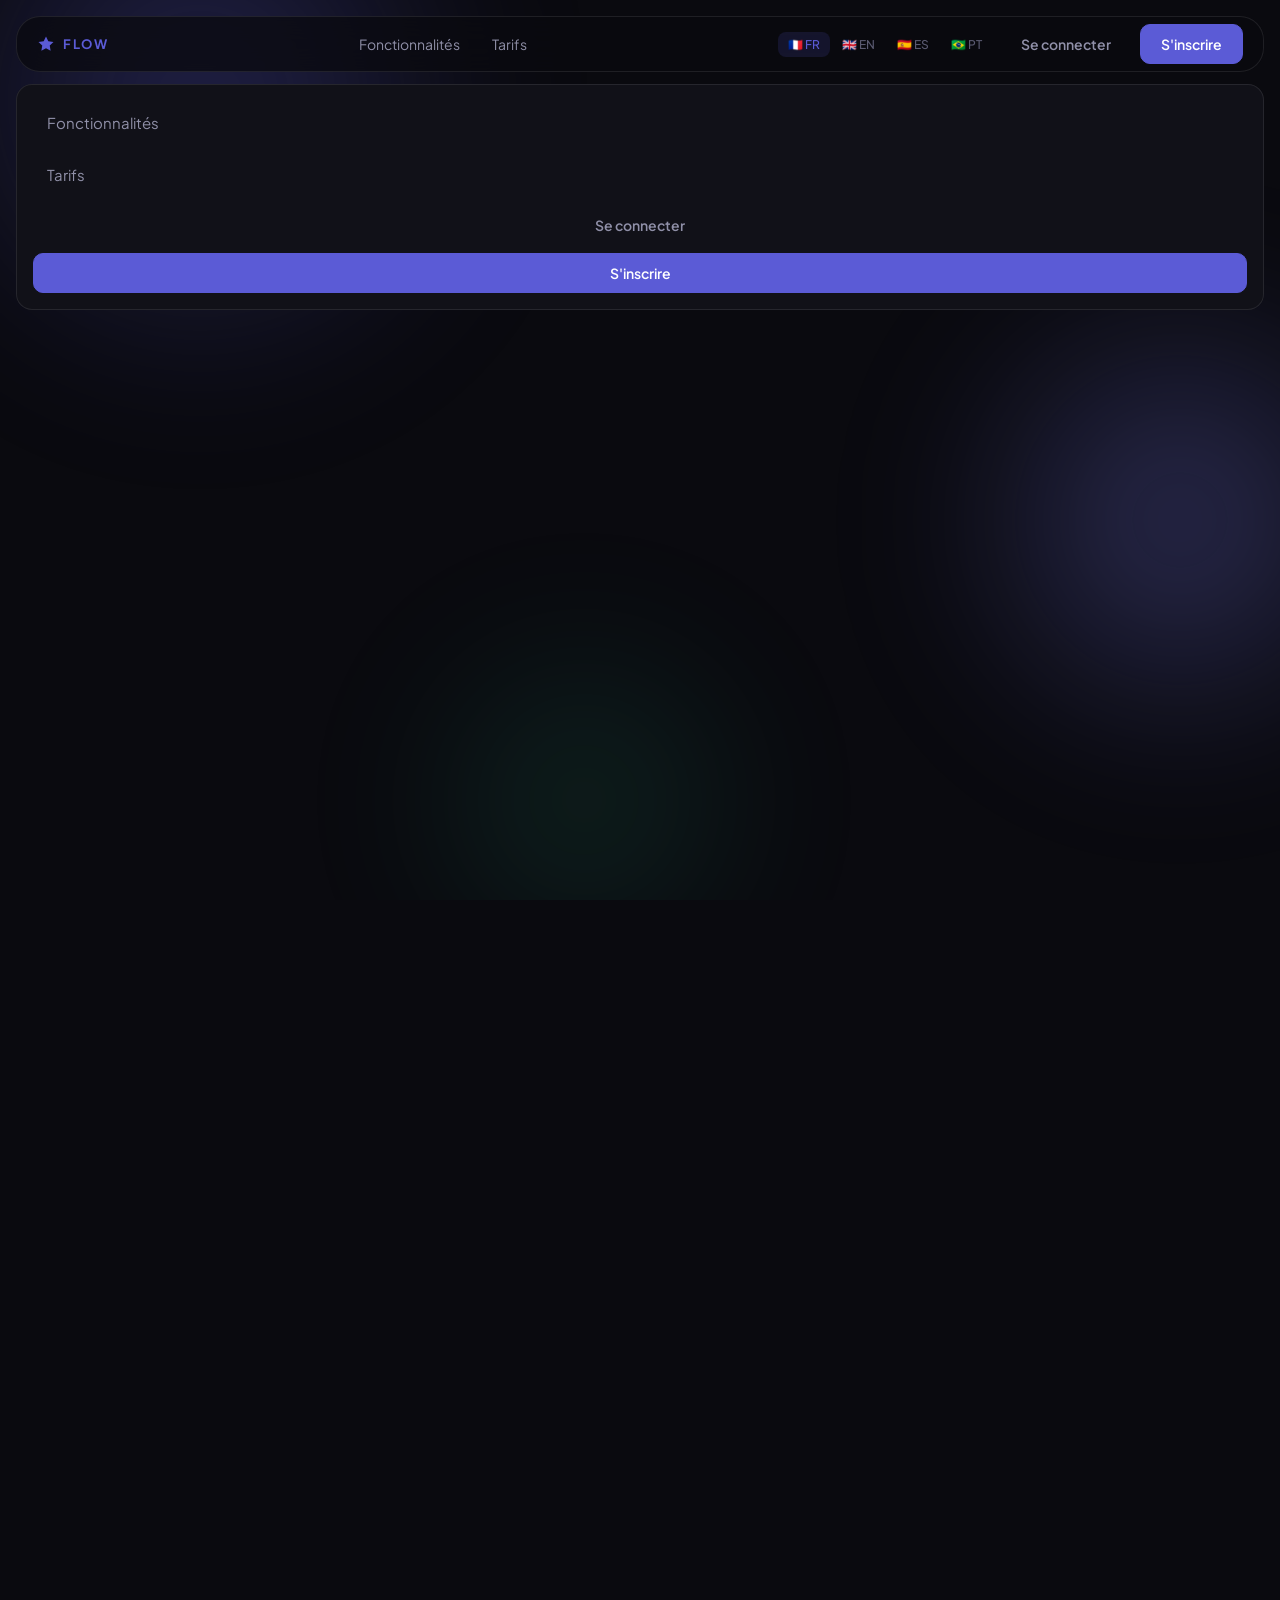
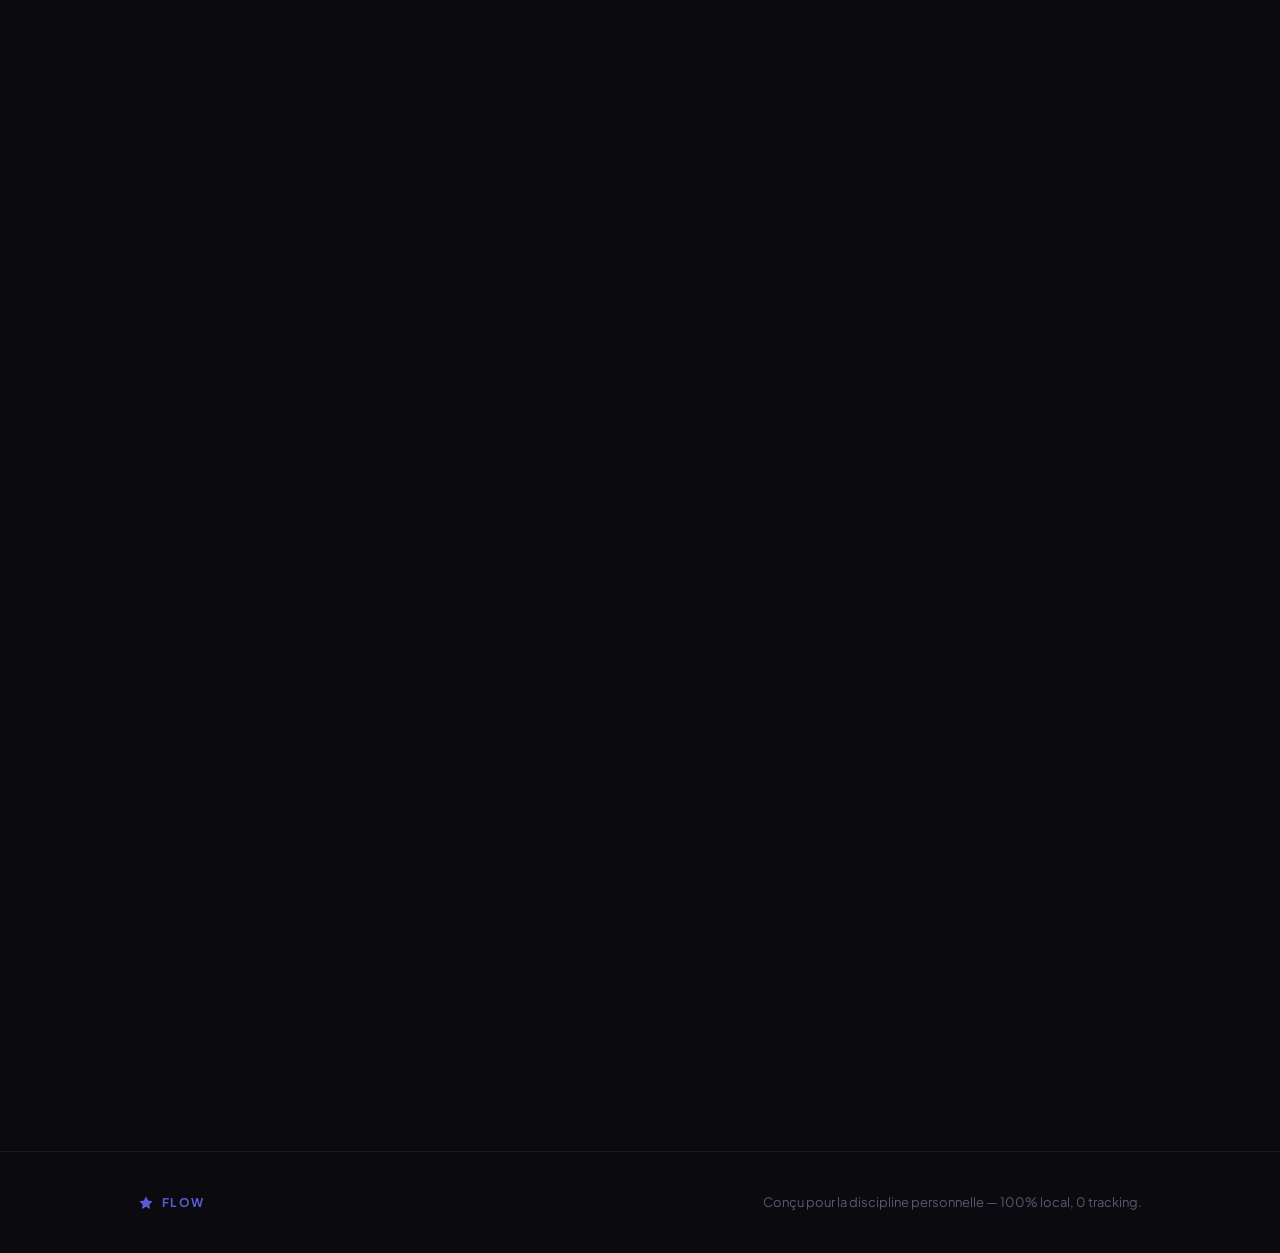
<file: index.html>
<!DOCTYPE html>
<html lang="fr" data-theme="dark">
<head>
  <meta charset="UTF-8" />
  <meta name="viewport" content="width=device-width, initial-scale=1.0" />
  <title>Flow — Organise ta discipline.</title>
  <meta name="description" content="Flow : habits, tâches, pomodoro, planning et statistiques. Construis ta constance." />
  <link rel="preconnect" href="https://fonts.googleapis.com" />
  <link href="https://fonts.googleapis.com/css2?family=Plus+Jakarta+Sans:wght@300;400;500;600;700;800&display=swap" rel="stylesheet" />
  <link rel="stylesheet" href="index.css?v=3" />
</head>
<body>

  <!-- Gradient orbs background -->
  <div class="bg-orbs" aria-hidden="true">
    <div class="orb orb-1"></div>
    <div class="orb orb-2"></div>
    <div class="orb orb-3"></div>
  </div>

  <!-- ── NAVBAR ─────────────────────────────────────────── -->
  <nav class="navbar" role="navigation" aria-label="Navigation principale">
    <a href="#" class="nav-logo" aria-label="Flow - Accueil">
      <svg width="18" height="18" viewBox="0 0 24 24" fill="currentColor" aria-hidden="true">
        <path d="M12 2L15.09 8.26L22 9.27L17 14.14L18.18 21.02L12 17.77L5.82 21.02L7 14.14L2 9.27L8.91 8.26L12 2Z"/>
      </svg>
      FLOW
    </a>
    <div class="nav-center">
      <a href="#features" class="nav-link" data-i18n="nav.features">Fonctionnalités</a>
      <a href="#pricing" class="nav-link" data-i18n="nav.pricing">Tarifs</a>
    </div>
    <div class="nav-right">
      <div class="lang-picker" role="listbox" aria-label="Langue">
        <button class="lang-btn active" data-lang="fr" role="option" aria-selected="true">🇫🇷 FR</button>
        <button class="lang-btn" data-lang="en" role="option" aria-selected="false">🇬🇧 EN</button>
        <button class="lang-btn" data-lang="es" role="option" aria-selected="false">🇪🇸 ES</button>
        <button class="lang-btn" data-lang="pt" role="option" aria-selected="false">🇧🇷 PT</button>
      </div>
      <button class="btn btn-ghost" id="btn-login" aria-haspopup="dialog" data-i18n="nav.login">Se connecter</button>
      <button class="btn btn-primary" id="btn-signup" aria-haspopup="dialog" data-i18n="nav.signup">S'inscrire</button>
    </div>
    <button class="burger" id="burger" aria-label="Menu" aria-expanded="false" aria-controls="mobile-menu">
      <span></span><span></span><span></span>
    </button>
  </nav>

  <!-- Mobile menu -->
  <div class="mobile-menu" id="mobile-menu" role="dialog" aria-label="Menu mobile" hidden>
    <a href="#features" class="mobile-link" data-i18n="nav.features">Fonctionnalités</a>
    <a href="#pricing" class="mobile-link" data-i18n="nav.pricing">Tarifs</a>
    <button class="btn btn-ghost w-full" id="m-btn-login" data-i18n="nav.login">Se connecter</button>
    <button class="btn btn-primary w-full" id="m-btn-signup" data-i18n="nav.signup">S'inscrire</button>
  </div>

  <!-- ── HERO ───────────────────────────────────────────── -->
  <section class="hero" id="hero">
    <div class="container">
      <div class="hero-badge reveal" data-delay="0">
        <span class="badge-dot"></span>
        <span data-i18n="hero.badge">Productivité personnelle</span>
      </div>
      <h1 class="hero-title reveal" data-delay="100">
        <span data-i18n="hero.title1">Organise ta discipline.</span><br/>
        <span class="gradient-text" data-i18n="hero.title2">Construis ta constance.</span>
      </h1>
      <p class="hero-sub reveal" data-delay="200" data-i18n="hero.subtitle">
        Habits, tâches, focus, planning et statistiques — tout ce qu'il faut pour avancer chaque jour, dans une seule app.
      </p>
      <div class="hero-ctas reveal" data-delay="300">
        <button class="btn btn-primary btn-lg" id="hero-signup" aria-haspopup="dialog" data-i18n="hero.cta.primary">
          S'inscrire gratuitement
          <svg width="16" height="16" viewBox="0 0 24 24" fill="none" stroke="currentColor" stroke-width="2.5" aria-hidden="true"><path d="M5 12h14M12 5l7 7-7 7"/></svg>
        </button>
        <button class="btn btn-outline btn-lg" id="hero-login" aria-haspopup="dialog" data-i18n="hero.cta.secondary">Se connecter</button>
      </div>
      <div class="hero-stats reveal" data-delay="400" role="list">
        <div class="stat-item" role="listitem">
          <span class="stat-number">7</span>
          <span class="stat-label" data-i18n="stats.modules">Modules</span>
        </div>
        <div class="stat-divider" aria-hidden="true"></div>
        <div class="stat-item" role="listitem">
          <span class="stat-number">100%</span>
          <span class="stat-label" data-i18n="stats.offline">Offline</span>
        </div>
        <div class="stat-divider" aria-hidden="true"></div>
        <div class="stat-item" role="listitem">
          <span class="stat-number">4</span>
          <span class="stat-label" data-i18n="stats.languages">Langues</span>
        </div>
        <div class="stat-divider" aria-hidden="true"></div>
        <div class="stat-item" role="listitem">
          <span class="stat-number">∞</span>
          <span class="stat-label" data-i18n="stats.habits">Habitudes</span>
        </div>
      </div>
    </div>
  </section>

  <!-- ── FEATURES ───────────────────────────────────────── -->
  <section class="features" id="features" aria-labelledby="features-title">
    <div class="container">
      <div class="section-header reveal">
        <p class="eyebrow" data-i18n="features.eyebrow">Ce que tu obtiens</p>
        <h2 id="features-title" data-i18n="features.title">Tout ce dont tu as besoin.<br/><span class="gradient-text">Rien de superflu.</span></h2>
      </div>
      <div class="bento-grid">

        <div class="bento-card bento-large reveal" data-delay="0">
          <div class="card-icon">
            <svg viewBox="0 0 24 24" fill="none" stroke="currentColor" stroke-width="1.5" aria-hidden="true"><path d="M9 12l2 2 4-4M7.835 4.697a3.42 3.42 0 001.946-.806 3.42 3.42 0 014.438 0 3.42 3.42 0 001.946.806 3.42 3.42 0 013.138 3.138 3.42 3.42 0 00.806 1.946 3.42 3.42 0 010 4.438 3.42 3.42 0 00-.806 1.946 3.42 3.42 0 01-3.138 3.138 3.42 3.42 0 00-1.946.806 3.42 3.42 0 01-4.438 0 3.42 3.42 0 00-1.946-.806 3.42 3.42 0 01-3.138-3.138 3.42 3.42 0 00-.806-1.946 3.42 3.42 0 010-4.438 3.42 3.42 0 00.806-1.946 3.42 3.42 0 013.138-3.138z"/></svg>
          </div>
          <h3 data-i18n="feat.habits.title">Suivi des habitudes</h3>
          <p data-i18n="feat.habits.desc">Quotidiennes, hebdomadaires, mensuelles. Streaks visuels et progression en temps réel.</p>
          <div class="card-visual habits-visual" aria-hidden="true">
            <div class="habit-dots">
              <span class="dot done"></span><span class="dot done"></span><span class="dot done"></span>
              <span class="dot done"></span><span class="dot active"></span><span class="dot"></span><span class="dot"></span>
            </div>
            <div class="habit-bar"><div class="habit-bar-fill" style="width:71%"></div></div>
          </div>
        </div>

        <div class="bento-card reveal" data-delay="100">
          <div class="card-icon">
            <svg viewBox="0 0 24 24" fill="none" stroke="currentColor" stroke-width="1.5" aria-hidden="true"><path d="M9 5H7a2 2 0 00-2 2v12a2 2 0 002 2h10a2 2 0 002-2V7a2 2 0 00-2-2h-2M9 5a2 2 0 002 2h2a2 2 0 002-2M9 5a2 2 0 012-2h2a2 2 0 012 2m-6 9l2 2 4-4"/></svg>
          </div>
          <h3 data-i18n="feat.tasks.title">Gestionnaire de tâches</h3>
          <p data-i18n="feat.tasks.desc">Vision hebdomadaire, priorités et points de progression.</p>
        </div>

        <div class="bento-card reveal" data-delay="150">
          <div class="card-icon card-icon--warn">
            <svg viewBox="0 0 24 24" fill="none" stroke="currentColor" stroke-width="1.5" aria-hidden="true"><circle cx="12" cy="12" r="10"/><polyline points="12 6 12 12 16 14"/></svg>
          </div>
          <h3 data-i18n="feat.pomodoro.title">Timer Pomodoro</h3>
          <p data-i18n="feat.pomodoro.desc">Sessions focus avec chronomètre intégré et pauses guidées.</p>
        </div>

        <div class="bento-card reveal" data-delay="200">
          <div class="card-icon card-icon--success">
            <svg viewBox="0 0 24 24" fill="none" stroke="currentColor" stroke-width="1.5" aria-hidden="true"><rect x="3" y="4" width="18" height="18" rx="2"/><line x1="16" y1="2" x2="16" y2="6"/><line x1="8" y1="2" x2="8" y2="6"/><line x1="3" y1="10" x2="21" y2="10"/></svg>
          </div>
          <h3 data-i18n="feat.planning.title">Planning hebdomadaire</h3>
          <p data-i18n="feat.planning.desc">Vue calendrier style Apple pour organiser ta semaine.</p>
        </div>

        <div class="bento-card bento-wide reveal" data-delay="250">
          <div class="card-icon">
            <svg viewBox="0 0 24 24" fill="none" stroke="currentColor" stroke-width="1.5" aria-hidden="true"><polyline points="22 12 18 12 15 21 9 3 6 12 2 12"/></svg>
          </div>
          <h3 data-i18n="feat.stats.title">Statistiques visuelles</h3>
          <p data-i18n="feat.stats.desc">Graphique 30 jours, heatmap de régularité et taux de réussite par habitude.</p>
          <div class="mini-chart" aria-hidden="true">
            <div class="bar" style="height:40%"></div><div class="bar" style="height:65%"></div>
            <div class="bar" style="height:50%"></div><div class="bar" style="height:80%"></div>
            <div class="bar" style="height:60%"></div><div class="bar" style="height:90%"></div>
            <div class="bar" style="height:75%"></div><div class="bar active" style="height:95%"></div>
          </div>
        </div>

        <div class="bento-card reveal" data-delay="300">
          <div class="card-icon card-icon--gold">
            <svg viewBox="0 0 24 24" fill="none" stroke="currentColor" stroke-width="1.5" aria-hidden="true"><polygon points="12 2 15.09 8.26 22 9.27 17 14.14 18.18 21.02 12 17.77 5.82 21.02 7 14.14 2 9.27 8.91 8.26 12 2"/></svg>
          </div>
          <h3 data-i18n="feat.rewards.title">Système de récompenses</h3>
          <p data-i18n="feat.rewards.desc">Gagne des points et débloque des récompenses personnalisables.</p>
        </div>

      </div>
    </div>
  </section>

  <!-- ── PRICING ────────────────────────────────────────── -->
  <section class="pricing" id="pricing" aria-labelledby="pricing-title">
    <div class="container">
      <div class="section-header reveal">
        <p class="eyebrow" data-i18n="pricing.eyebrow">Nos offres</p>
        <h2 id="pricing-title" data-i18n="pricing.title">Choisis ton plan.<br/><span class="gradient-text" data-i18n="pricing.subtitle">Commence gratuitement.</span></h2>
      </div>
      <div class="pricing-grid">

        <div class="price-card reveal" data-delay="0">
          <p class="plan-name" data-i18n="plan.original.name">Flow Original</p>
          <div class="plan-price"><span class="price-amount">3,99€</span><span class="price-period" data-i18n="plan.per_month">/mois</span></div>
          <ul class="plan-features" aria-label="Fonctionnalités incluses">
            <li><svg viewBox="0 0 24 24" fill="none" stroke="currentColor" stroke-width="2.5" aria-hidden="true"><polyline points="20 6 9 17 4 12"/></svg><span data-i18n="plan.feat.core">Toutes les fonctionnalités core</span></li>
            <li><svg viewBox="0 0 24 24" fill="none" stroke="currentColor" stroke-width="2.5" aria-hidden="true"><polyline points="20 6 9 17 4 12"/></svg><span data-i18n="plan.feat.habits">Habitudes illimitées</span></li>
            <li><svg viewBox="0 0 24 24" fill="none" stroke="currentColor" stroke-width="2.5" aria-hidden="true"><polyline points="20 6 9 17 4 12"/></svg><span data-i18n="plan.feat.planning">Planning hebdomadaire</span></li>
            <li><svg viewBox="0 0 24 24" fill="none" stroke="currentColor" stroke-width="2.5" aria-hidden="true"><polyline points="20 6 9 17 4 12"/></svg><span data-i18n="plan.feat.pomodoro">Timer Pomodoro</span></li>
          </ul>
          <button class="btn btn-outline w-full" data-i18n="plan.cta.start">Commencer</button>
          <p class="plan-note" data-i18n="plan.stripe">Paiement sécurisé · Stripe</p>
        </div>

        <div class="price-card price-card--featured reveal" data-delay="100">
          <div class="plan-badge" data-i18n="plan.popular">⚡ Populaire</div>
          <p class="plan-name" data-i18n="plan.pro.name">Flow Pro</p>
          <div class="plan-price"><span class="price-amount">7,99€</span><span class="price-period" data-i18n="plan.per_month">/mois</span></div>
          <ul class="plan-features" aria-label="Fonctionnalités incluses">
            <li><svg viewBox="0 0 24 24" fill="none" stroke="currentColor" stroke-width="2.5" aria-hidden="true"><polyline points="20 6 9 17 4 12"/></svg><span data-i18n="plan.feat.pro_all">Tout Flow Original</span></li>
            <li><svg viewBox="0 0 24 24" fill="none" stroke="currentColor" stroke-width="2.5" aria-hidden="true"><polyline points="20 6 9 17 4 12"/></svg><span data-i18n="plan.feat.stats">Statistiques avancées</span></li>
            <li><svg viewBox="0 0 24 24" fill="none" stroke="currentColor" stroke-width="2.5" aria-hidden="true"><polyline points="20 6 9 17 4 12"/></svg><span data-i18n="plan.feat.shop">Boutique de récompenses</span></li>
            <li><svg viewBox="0 0 24 24" fill="none" stroke="currentColor" stroke-width="2.5" aria-hidden="true"><polyline points="20 6 9 17 4 12"/></svg><span data-i18n="plan.feat.sync">Sync multi-appareils</span></li>
          </ul>
          <button class="btn btn-primary w-full" data-i18n="plan.cta.start">Commencer</button>
          <p class="plan-note" data-i18n="plan.stripe">Paiement sécurisé · Stripe</p>
        </div>

        <div class="price-card reveal" data-delay="200">
          <p class="plan-name" data-i18n="plan.premium.name">Flow Premium</p>
          <div class="plan-price"><span class="price-amount">58,70€</span><span class="price-period" data-i18n="plan.per_year">/an</span></div>
          <p class="plan-savings" data-i18n="plan.saves">Économise 37%</p>
          <ul class="plan-features" aria-label="Fonctionnalités incluses">
            <li><svg viewBox="0 0 24 24" fill="none" stroke="currentColor" stroke-width="2.5" aria-hidden="true"><polyline points="20 6 9 17 4 12"/></svg><span data-i18n="plan.feat.prem_all">Tout Flow Pro</span></li>
            <li><svg viewBox="0 0 24 24" fill="none" stroke="currentColor" stroke-width="2.5" aria-hidden="true"><polyline points="20 6 9 17 4 12"/></svg><span data-i18n="plan.feat.early">Accès anticipé</span></li>
            <li><svg viewBox="0 0 24 24" fill="none" stroke="currentColor" stroke-width="2.5" aria-hidden="true"><polyline points="20 6 9 17 4 12"/></svg><span data-i18n="plan.feat.export">Export de données</span></li>
            <li><svg viewBox="0 0 24 24" fill="none" stroke="currentColor" stroke-width="2.5" aria-hidden="true"><polyline points="20 6 9 17 4 12"/></svg><span data-i18n="plan.feat.themes">Thèmes personnalisés</span></li>
          </ul>
          <button class="btn btn-outline w-full" data-i18n="plan.cta.start">Commencer</button>
          <p class="plan-note" data-i18n="plan.stripe">Paiement sécurisé · Stripe</p>
        </div>

        <div class="price-card price-card--life reveal" data-delay="300">
          <p class="plan-name" data-i18n="plan.life.name">Flow Life</p>
          <div class="plan-price"><span class="price-amount">100€</span><span class="price-period" data-i18n="plan.one_time">unique</span></div>
          <ul class="plan-features" aria-label="Fonctionnalités incluses">
            <li><svg viewBox="0 0 24 24" fill="none" stroke="currentColor" stroke-width="2.5" aria-hidden="true"><polyline points="20 6 9 17 4 12"/></svg><span data-i18n="plan.feat.lifetime">Accès à vie complet</span></li>
            <li><svg viewBox="0 0 24 24" fill="none" stroke="currentColor" stroke-width="2.5" aria-hidden="true"><polyline points="20 6 9 17 4 12"/></svg><span data-i18n="plan.feat.updates">Toutes les mises à jour</span></li>
            <li><svg viewBox="0 0 24 24" fill="none" stroke="currentColor" stroke-width="2.5" aria-hidden="true"><polyline points="20 6 9 17 4 12"/></svg><span data-i18n="plan.feat.vip">Support VIP</span></li>
            <li><svg viewBox="0 0 24 24" fill="none" stroke="currentColor" stroke-width="2.5" aria-hidden="true"><polyline points="20 6 9 17 4 12"/></svg><span data-i18n="plan.feat.exclusive">Fonctions exclusives</span></li>
          </ul>
          <button class="btn btn-outline w-full" data-i18n="plan.cta.lifetime">Accès à vie</button>
          <p class="plan-note" data-i18n="plan.stripe">Paiement sécurisé · Stripe</p>
        </div>

      </div>
    </div>
  </section>

  <!-- ── FOOTER ─────────────────────────────────────────── -->
  <footer class="footer" role="contentinfo">
    <div class="container">
      <a href="#" class="footer-logo" aria-label="Flow">
        <svg width="16" height="16" viewBox="0 0 24 24" fill="currentColor" aria-hidden="true"><path d="M12 2L15.09 8.26L22 9.27L17 14.14L18.18 21.02L12 17.77L5.82 21.02L7 14.14L2 9.27L8.91 8.26L12 2Z"/></svg>
        FLOW
      </a>
      <p class="footer-note" data-i18n="footer.note">Conçu pour la discipline personnelle — 100% local, 0 tracking.</p>
    </div>
  </footer>

  <!-- ── MODAL LOGIN ────────────────────────────────────── -->
  <div class="modal-overlay" id="modal-login" role="dialog" aria-modal="true" aria-labelledby="login-title" hidden>
    <div class="modal">
      <button class="modal-close" aria-label="Fermer">
        <svg viewBox="0 0 24 24" fill="none" stroke="currentColor" stroke-width="2" aria-hidden="true"><line x1="18" y1="6" x2="6" y2="18"/><line x1="6" y1="6" x2="18" y2="18"/></svg>
      </button>
      <h2 id="login-title" data-i18n="modal.login.title">Content de te revoir.</h2>
      <p data-i18n="modal.login.sub">Connecte-toi pour accéder à ton espace.</p>
      <form id="form-login" novalidate>
        <div class="form-group">
          <label for="login-email" data-i18n="form.email">Email</label>
          <input type="email" id="login-email" name="email" autocomplete="email" required placeholder="toi@exemple.com" />
        </div>
        <div class="form-group">
          <label for="login-pass" data-i18n="form.password">Mot de passe</label>
          <input type="password" id="login-pass" name="password" autocomplete="current-password" required placeholder="••••••••" />
        </div>
        <div class="form-error" id="login-error" role="alert" aria-live="polite"></div>
        <button type="submit" class="btn btn-primary w-full" id="login-submit">
          <span data-i18n="modal.login.cta">Se connecter</span>
          <svg width="16" height="16" viewBox="0 0 24 24" fill="none" stroke="currentColor" stroke-width="2.5" aria-hidden="true"><path d="M5 12h14M12 5l7 7-7 7"/></svg>
        </button>
      </form>
      <p class="modal-switch">
        <span data-i18n="modal.login.switch">Pas encore de compte ?</span>
        <button class="link-btn" id="switch-to-signup" data-i18n="modal.login.switch_cta">S'inscrire</button>
      </p>
    </div>
  </div>

  <!-- ── MODAL SIGNUP ───────────────────────────────────── -->
  <div class="modal-overlay" id="modal-signup" role="dialog" aria-modal="true" aria-labelledby="signup-title" hidden>
    <div class="modal">
      <button class="modal-close" aria-label="Fermer">
        <svg viewBox="0 0 24 24" fill="none" stroke="currentColor" stroke-width="2" aria-hidden="true"><line x1="18" y1="6" x2="6" y2="18"/><line x1="6" y1="6" x2="18" y2="18"/></svg>
      </button>
      <h2 id="signup-title" data-i18n="modal.signup.title">Crée ton compte.</h2>
      <p data-i18n="modal.signup.sub">Gratuit, sans carte bancaire, pour toujours.</p>
      <form id="form-signup" novalidate>
        <div class="form-group">
          <label for="signup-email" data-i18n="form.email">Email</label>
          <input type="email" id="signup-email" name="email" autocomplete="email" required placeholder="toi@exemple.com" />
        </div>
        <div class="form-group">
          <label for="signup-pass" data-i18n="form.password">Mot de passe</label>
          <input type="password" id="signup-pass" name="password" autocomplete="new-password" required placeholder="••••••••" />
        </div>
        <div class="form-group">
          <label for="signup-confirm" data-i18n="form.confirm_password">Confirmer le mot de passe</label>
          <input type="password" id="signup-confirm" name="confirm" autocomplete="new-password" required placeholder="••••••••" />
        </div>
        <div class="form-error" id="signup-error" role="alert" aria-live="polite"></div>
        <button type="submit" class="btn btn-primary w-full" id="signup-submit">
          <span data-i18n="modal.signup.cta">Créer mon compte</span>
          <svg width="16" height="16" viewBox="0 0 24 24" fill="none" stroke="currentColor" stroke-width="2.5" aria-hidden="true"><path d="M5 12h14M12 5l7 7-7 7"/></svg>
        </button>
      </form>
      <p class="modal-switch">
        <span data-i18n="modal.signup.switch">Déjà un compte ?</span>
        <button class="link-btn" id="switch-to-login" data-i18n="modal.signup.switch_cta">Se connecter</button>
      </p>
    </div>
  </div>

  <!-- Toast -->
  <div class="toast" id="toast" role="status" aria-live="polite" aria-atomic="true"></div>

  <script src="index.js"></script>
</body>
</html>
</file>
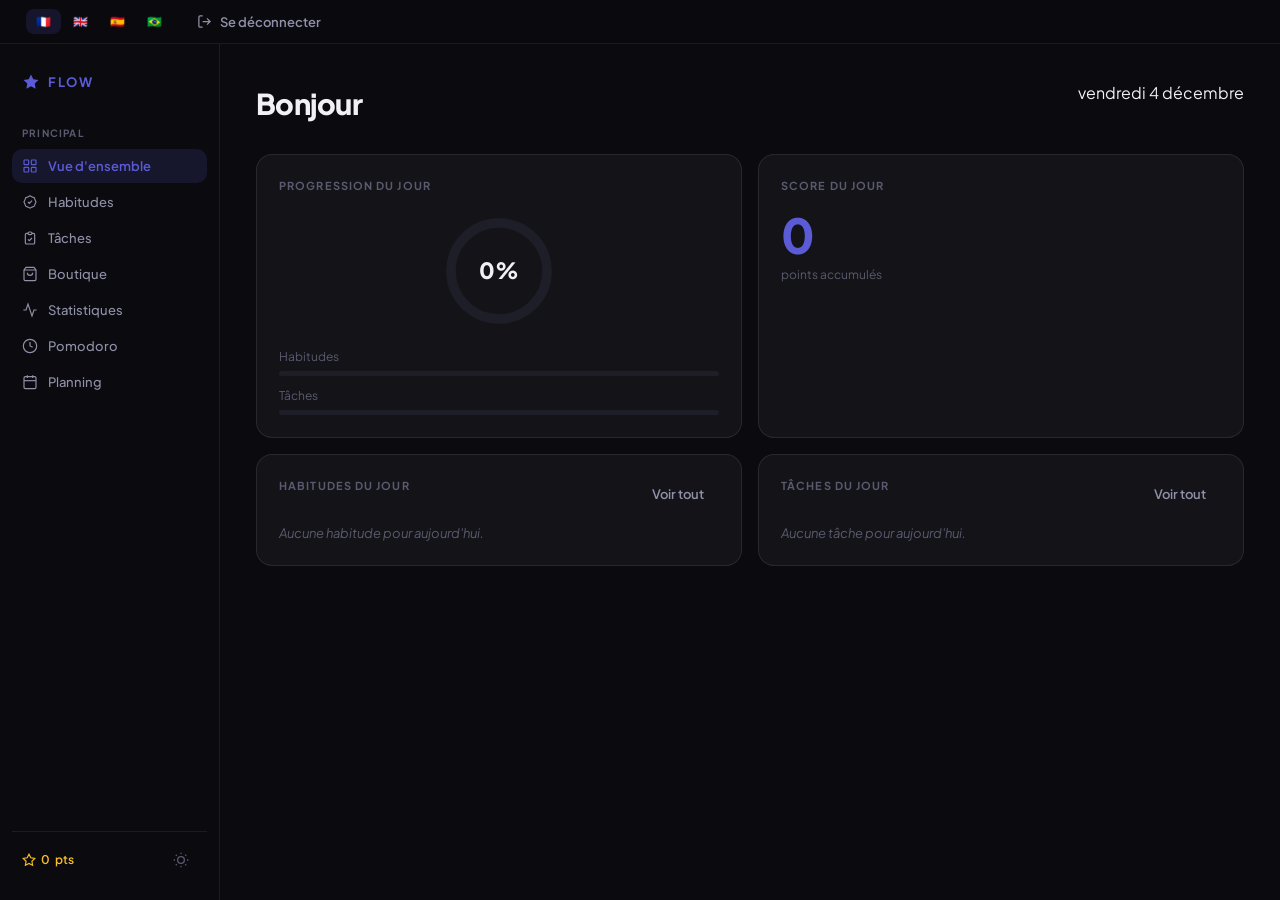
<file: app.html>
<!DOCTYPE html>
<html lang="fr" data-theme="dark">
<head>
  <meta charset="UTF-8" />
  <meta name="viewport" content="width=device-width, initial-scale=1.0" />
  <title>Flow — Dashboard</title>
  <link rel="preconnect" href="https://fonts.googleapis.com" />
  <link href="https://fonts.googleapis.com/css2?family=Plus+Jakarta+Sans:wght@300;400;500;600;700;800&display=swap" rel="stylesheet" />
  <link rel="stylesheet" href="index.css?v=3" />
  <link rel="stylesheet" href="app.css?v=3" />
</head>
<body class="app-body">

  <!-- ── TOPBAR ──────────────────────────────────────────── -->
  <header class="topbar" role="banner">
    <button class="burger-app" id="burger-app" aria-label="Menu" aria-expanded="false" aria-controls="sidebar">
      <svg viewBox="0 0 24 24" fill="none" stroke="currentColor" stroke-width="2" aria-hidden="true"><line x1="3" y1="6" x2="21" y2="6"/><line x1="3" y1="12" x2="21" y2="12"/><line x1="3" y1="18" x2="21" y2="18"/></svg>
    </button>
    <div class="topbar-right">
      <span class="user-email" id="user-email"></span>
      <div class="lang-picker">
        <button class="lang-btn active" data-lang="fr">🇫🇷</button>
        <button class="lang-btn" data-lang="en">🇬🇧</button>
        <button class="lang-btn" data-lang="es">🇪🇸</button>
        <button class="lang-btn" data-lang="pt">🇧🇷</button>
      </div>
      <button class="btn btn-ghost btn-sm" id="btn-logout" aria-label="Se déconnecter">
        <svg width="15" height="15" viewBox="0 0 24 24" fill="none" stroke="currentColor" stroke-width="2" aria-hidden="true"><path d="M9 21H5a2 2 0 01-2-2V5a2 2 0 012-2h4M16 17l5-5-5-5M21 12H9"/></svg>
        <span data-i18n="app.logout">Se déconnecter</span>
      </button>
    </div>
  </header>

  <!-- ── SIDEBAR ─────────────────────────────────────────── -->
  <aside class="sidebar" id="sidebar" role="navigation" aria-label="Navigation">
    <a href="index.html" class="sidebar-logo" aria-label="Flow - Accueil">
      <svg width="18" height="18" viewBox="0 0 24 24" fill="currentColor" aria-hidden="true"><path d="M12 2L15.09 8.26L22 9.27L17 14.14L18.18 21.02L12 17.77L5.82 21.02L7 14.14L2 9.27L8.91 8.26L12 2Z"/></svg>
      FLOW
    </a>
    <p class="sidebar-section-label" data-i18n="sidebar.main">Principal</p>
    <nav class="sidebar-nav">
      <button class="nav-item active" data-page="overview" aria-current="page">
        <svg viewBox="0 0 24 24" fill="none" stroke="currentColor" stroke-width="1.75" aria-hidden="true"><rect x="3" y="3" width="7" height="7" rx="1"/><rect x="14" y="3" width="7" height="7" rx="1"/><rect x="3" y="14" width="7" height="7" rx="1"/><rect x="14" y="14" width="7" height="7" rx="1"/></svg>
        <span data-i18n="nav.overview">Vue d'ensemble</span>
      </button>
      <button class="nav-item" data-page="habits">
        <svg viewBox="0 0 24 24" fill="none" stroke="currentColor" stroke-width="1.75" aria-hidden="true"><path d="M9 12l2 2 4-4M7.835 4.697a3.42 3.42 0 001.946-.806 3.42 3.42 0 014.438 0 3.42 3.42 0 001.946.806 3.42 3.42 0 013.138 3.138 3.42 3.42 0 00.806 1.946 3.42 3.42 0 010 4.438 3.42 3.42 0 00-.806 1.946 3.42 3.42 0 01-3.138 3.138 3.42 3.42 0 00-1.946.806 3.42 3.42 0 01-4.438 0 3.42 3.42 0 00-1.946-.806 3.42 3.42 0 01-3.138-3.138 3.42 3.42 0 00-.806-1.946 3.42 3.42 0 010-4.438 3.42 3.42 0 00.806-1.946 3.42 3.42 0 013.138-3.138z"/></svg>
        <span data-i18n="nav.habits">Habitudes</span>
      </button>
      <button class="nav-item" data-page="tasks">
        <svg viewBox="0 0 24 24" fill="none" stroke="currentColor" stroke-width="1.75" aria-hidden="true"><path d="M9 5H7a2 2 0 00-2 2v12a2 2 0 002 2h10a2 2 0 002-2V7a2 2 0 00-2-2h-2M9 5a2 2 0 002 2h2a2 2 0 002-2M9 5a2 2 0 012-2h2a2 2 0 012 2m-6 9l2 2 4-4"/></svg>
        <span data-i18n="nav.tasks">Tâches</span>
      </button>
      <button class="nav-item" data-page="shop">
        <svg viewBox="0 0 24 24" fill="none" stroke="currentColor" stroke-width="1.75" aria-hidden="true"><path d="M6 2L3 6v14a2 2 0 002 2h14a2 2 0 002-2V6l-3-4zM3 6h18M16 10a4 4 0 01-8 0"/></svg>
        <span data-i18n="nav.shop">Boutique</span>
      </button>
      <button class="nav-item" data-page="stats">
        <svg viewBox="0 0 24 24" fill="none" stroke="currentColor" stroke-width="1.75" aria-hidden="true"><polyline points="22 12 18 12 15 21 9 3 6 12 2 12"/></svg>
        <span data-i18n="nav.stats">Statistiques</span>
      </button>
      <button class="nav-item" data-page="pomodoro">
        <svg viewBox="0 0 24 24" fill="none" stroke="currentColor" stroke-width="1.75" aria-hidden="true"><circle cx="12" cy="12" r="10"/><polyline points="12 6 12 12 16 14"/></svg>
        <span data-i18n="nav.pomodoro">Pomodoro</span>
      </button>
      <button class="nav-item" data-page="planning">
        <svg viewBox="0 0 24 24" fill="none" stroke="currentColor" stroke-width="1.75" aria-hidden="true"><rect x="3" y="4" width="18" height="18" rx="2"/><line x1="16" y1="2" x2="16" y2="6"/><line x1="8" y1="2" x2="8" y2="6"/><line x1="3" y1="10" x2="21" y2="10"/></svg>
        <span data-i18n="nav.planning">Planning</span>
      </button>
    </nav>
    <div class="sidebar-footer">
      <div class="points-badge" id="sidebar-points">
        <svg width="14" height="14" viewBox="0 0 24 24" fill="none" stroke="currentColor" stroke-width="2" aria-hidden="true"><polygon points="12 2 15.09 8.26 22 9.27 17 14.14 18.18 21.02 12 17.77 5.82 21.02 7 14.14 2 9.27 8.91 8.26 12 2"/></svg>
        <span id="points-value">0</span> pts
      </div>
      <button class="theme-toggle" id="theme-toggle" aria-label="Changer de thème">
        <svg id="icon-sun" width="16" height="16" viewBox="0 0 24 24" fill="none" stroke="currentColor" stroke-width="2" aria-hidden="true"><circle cx="12" cy="12" r="5"/><line x1="12" y1="1" x2="12" y2="3"/><line x1="12" y1="21" x2="12" y2="23"/><line x1="4.22" y1="4.22" x2="5.64" y2="5.64"/><line x1="18.36" y1="18.36" x2="19.78" y2="19.78"/><line x1="1" y1="12" x2="3" y2="12"/><line x1="21" y1="12" x2="23" y2="12"/><line x1="4.22" y1="19.78" x2="5.64" y2="18.36"/><line x1="18.36" y1="5.64" x2="19.78" y2="4.22"/></svg>
      </button>
    </div>
  </aside>
  <div class="sidebar-overlay" id="sidebar-overlay" hidden></div>

  <!-- ── MAIN CONTENT ────────────────────────────────────── -->
  <main class="app-main" id="app-main">

    <!-- PAGE: OVERVIEW -->
    <div class="page active" id="page-overview">
      <div class="page-header">
        <h1 id="greeting" data-i18n="page.overview.title">Bonjour</h1>
        <p class="page-date" id="today-date"></p>
      </div>
      <div class="overview-grid">
        <div class="ov-card ov-progress">
          <p class="card-label" data-i18n="ov.daily_progress">Progression du jour</p>
          <div class="ring-wrap" role="img" aria-label="Progression du jour">
            <svg class="ring-svg" viewBox="0 0 100 100">
              <circle class="ring-track" cx="50" cy="50" r="40"/>
              <circle class="ring-fill" id="ring-fill" cx="50" cy="50" r="40" stroke-dasharray="251.2" stroke-dashoffset="251.2"/>
            </svg>
            <span class="ring-pct" id="ring-pct">0%</span>
          </div>
          <div class="progress-rows">
            <div class="prog-row">
              <span data-i18n="ov.habits">Habitudes</span>
              <div class="prog-bar"><div class="prog-fill" id="prog-habits" style="width:0%"></div></div>
            </div>
            <div class="prog-row">
              <span data-i18n="ov.tasks">Tâches</span>
              <div class="prog-bar"><div class="prog-fill" id="prog-tasks" style="width:0%"></div></div>
            </div>
          </div>
        </div>
        <div class="ov-card ov-score">
          <p class="card-label" data-i18n="ov.score">Score du jour</p>
          <div class="score-display" id="daily-score">0</div>
          <p class="score-unit" data-i18n="ov.points">points accumulés</p>
        </div>
        <div class="ov-card ov-habits-snap">
          <div class="snap-header">
            <p class="card-label" data-i18n="ov.today_habits">Habitudes du jour</p>
            <button class="btn btn-ghost btn-sm" data-page-link="habits" data-i18n="ov.see_all">Voir tout</button>
          </div>
          <ul class="snap-list" id="snap-habits" aria-label="Habitudes du jour"></ul>
          <p class="snap-empty" id="snap-habits-empty" hidden data-i18n="ov.no_habits">Aucune habitude pour aujourd'hui.</p>
        </div>
        <div class="ov-card ov-tasks-snap">
          <div class="snap-header">
            <p class="card-label" data-i18n="ov.today_tasks">Tâches du jour</p>
            <button class="btn btn-ghost btn-sm" data-page-link="tasks" data-i18n="ov.see_all">Voir tout</button>
          </div>
          <ul class="snap-list" id="snap-tasks" aria-label="Tâches du jour"></ul>
          <p class="snap-empty" id="snap-tasks-empty" hidden data-i18n="ov.no_tasks">Aucune tâche pour aujourd'hui.</p>
        </div>
      </div>
    </div>

    <!-- PAGE: HABITS -->
    <div class="page" id="page-habits">
      <div class="page-header">
        <div>
          <h1 data-i18n="page.habits.title">Habitudes</h1>
          <p class="page-sub" data-i18n="page.habits.sub">Vos routines quotidiennes, hebdomadaires et mensuelles.</p>
        </div>
        <button class="btn btn-primary btn-sm" id="btn-add-habit" aria-haspopup="dialog">
          <svg width="14" height="14" viewBox="0 0 24 24" fill="none" stroke="currentColor" stroke-width="2.5" aria-hidden="true"><line x1="12" y1="5" x2="12" y2="19"/><line x1="5" y1="12" x2="19" y2="12"/></svg>
          <span data-i18n="habit.add">Ajouter</span>
        </button>
      </div>
      <div class="tab-bar" role="tablist">
        <button class="tab active" role="tab" data-filter="all" aria-selected="true" data-i18n="filter.all">Toutes</button>
        <button class="tab" role="tab" data-filter="daily" data-i18n="filter.daily">Quotidiennes</button>
        <button class="tab" role="tab" data-filter="weekly" data-i18n="filter.weekly">Hebdomadaires</button>
        <button class="tab" role="tab" data-filter="monthly" data-i18n="filter.monthly">Mensuelles</button>
      </div>
      <ul class="item-list" id="habits-list" aria-label="Liste des habitudes"></ul>
      <p class="list-empty" id="habits-empty" hidden data-i18n="habit.empty">Aucune habitude. Ajoutez-en une !</p>
    </div>

    <!-- PAGE: TASKS -->
    <div class="page" id="page-tasks">
      <div class="page-header">
        <div>
          <h1 data-i18n="page.tasks.title">Tâches</h1>
          <p class="page-sub" data-i18n="page.tasks.sub">Vision hebdomadaire de vos to-dos.</p>
        </div>
        <button class="btn btn-primary btn-sm" id="btn-add-task" aria-haspopup="dialog">
          <svg width="14" height="14" viewBox="0 0 24 24" fill="none" stroke="currentColor" stroke-width="2.5" aria-hidden="true"><line x1="12" y1="5" x2="12" y2="19"/><line x1="5" y1="12" x2="19" y2="12"/></svg>
          <span data-i18n="task.add">Nouvelle tâche</span>
        </button>
      </div>
      <div class="week-grid" id="week-grid" role="grid" aria-label="Semaine courante"></div>
      <h2 class="section-title" data-i18n="tasks.all">Toutes les tâches</h2>
      <ul class="item-list" id="tasks-list" aria-label="Liste des tâches"></ul>
      <p class="list-empty" id="tasks-empty" hidden data-i18n="task.empty">Aucune tâche. Ajoutez-en une !</p>
    </div>

    <!-- PAGE: SHOP -->
    <div class="page" id="page-shop">
      <div class="page-header">
        <div>
          <h1 data-i18n="page.shop.title">Boutique</h1>
          <p class="page-sub" data-i18n="page.shop.sub">Dépensez vos points sur des récompenses.</p>
        </div>
        <button class="btn btn-primary btn-sm" id="btn-add-reward" aria-haspopup="dialog">
          <svg width="14" height="14" viewBox="0 0 24 24" fill="none" stroke="currentColor" stroke-width="2.5" aria-hidden="true"><line x1="12" y1="5" x2="12" y2="19"/><line x1="5" y1="12" x2="19" y2="12"/></svg>
          <span data-i18n="reward.add">Ajouter</span>
        </button>
      </div>
      <div class="shop-points-bar">
        <svg width="18" height="18" viewBox="0 0 24 24" fill="none" stroke="currentColor" stroke-width="2" aria-hidden="true"><polygon points="12 2 15.09 8.26 22 9.27 17 14.14 18.18 21.02 12 17.77 5.82 21.02 7 14.14 2 9.27 8.91 8.26 12 2"/></svg>
        <strong id="shop-points">0</strong> <span data-i18n="shop.available_pts">points disponibles</span>
      </div>
      <div class="shop-grid" id="shop-grid" role="list"></div>
      <p class="list-empty" id="shop-empty" hidden data-i18n="reward.empty">Aucune récompense. Ajoutez-en une !</p>
    </div>

    <!-- PAGE: STATS -->
    <div class="page" id="page-stats">
      <div class="page-header">
        <h1 data-i18n="page.stats.title">Statistiques</h1>
        <p class="page-sub" data-i18n="page.stats.sub">Visualisez votre progression dans le temps.</p>
      </div>
      <div class="stats-grid">
        <div class="stat-card"><p class="stat-card-label" data-i18n="stats.total_habits">Total habitudes</p><p class="stat-card-value" id="stat-total">0</p></div>
        <div class="stat-card"><p class="stat-card-label" data-i18n="stats.best_streak">Meilleure série</p><p class="stat-card-value" id="stat-streak">0</p></div>
        <div class="stat-card"><p class="stat-card-label" data-i18n="stats.completion">Taux de complétion</p><p class="stat-card-value" id="stat-rate">0%</p></div>
        <div class="stat-card"><p class="stat-card-label" data-i18n="stats.active_days">Jours actifs</p><p class="stat-card-value" id="stat-days">0</p></div>
      </div>
      <div class="chart-card">
        <h2 data-i18n="stats.chart_title">Taux de complétion — 30 derniers jours</h2>
        <canvas id="completion-chart" width="800" height="200" aria-label="Graphique de complétion 30 jours"></canvas>
      </div>
    </div>

    <!-- PAGE: POMODORO -->
    <div class="page" id="page-pomodoro">
      <div class="page-header">
        <h1 data-i18n="page.pomodoro.title">Pomodoro</h1>
        <p class="page-sub" data-i18n="page.pomodoro.sub">Sessions de focus avec pauses guidées.</p>
      </div>
      <div class="pomo-center">
        <div class="pomo-mode-tabs" role="tablist">
          <button class="tab active" role="tab" id="tab-focus" data-mode="focus" aria-selected="true" data-i18n="pomo.focus">Focus</button>
          <button class="tab" role="tab" id="tab-break" data-mode="break" aria-selected="false" data-i18n="pomo.break">Pause courte</button>
          <button class="tab" role="tab" id="tab-long" data-mode="long" aria-selected="false" data-i18n="pomo.long">Pause longue</button>
        </div>
        <div class="pomo-ring" role="timer" aria-live="polite" aria-label="Minuteur Pomodoro">
          <svg viewBox="0 0 200 200">
            <circle class="ring-track" cx="100" cy="100" r="85"/>
            <circle class="ring-fill pomo-ring-fill" id="pomo-ring" cx="100" cy="100" r="85" stroke-dasharray="534" stroke-dashoffset="0"/>
          </svg>
          <div class="pomo-time-display">
            <span class="pomo-time" id="pomo-time">25:00</span>
            <span class="pomo-label" id="pomo-label" data-i18n="pomo.focus">Focus</span>
          </div>
        </div>
        <div class="pomo-controls">
          <button class="pomo-btn" id="pomo-reset" aria-label="Réinitialiser">
            <svg viewBox="0 0 24 24" fill="none" stroke="currentColor" stroke-width="2" aria-hidden="true"><polyline points="1 4 1 10 7 10"/><path d="M3.51 15a9 9 0 102.13-9.36L1 10"/></svg>
          </button>
          <button class="pomo-btn pomo-btn--main" id="pomo-toggle" aria-label="Démarrer le minuteur">
            <svg id="pomo-icon-play" viewBox="0 0 24 24" fill="currentColor" aria-hidden="true"><polygon points="5 3 19 12 5 21 5 3"/></svg>
            <svg id="pomo-icon-pause" viewBox="0 0 24 24" fill="currentColor" aria-hidden="true" hidden><rect x="6" y="4" width="4" height="16"/><rect x="14" y="4" width="4" height="16"/></svg>
          </button>
          <button class="pomo-btn" id="pomo-skip" aria-label="Passer">
            <svg viewBox="0 0 24 24" fill="none" stroke="currentColor" stroke-width="2" aria-hidden="true"><polygon points="5 4 15 12 5 20 5 4"/><line x1="19" y1="5" x2="19" y2="19"/></svg>
          </button>
        </div>
        <p class="pomo-sessions"><span data-i18n="pomo.sessions">Sessions complétées :</span> <strong id="pomo-count">0</strong></p>
      </div>
    </div>

    <!-- PAGE: PLANNING -->
    <div class="page" id="page-planning">
      <div class="page-header">
        <div>
          <h1 data-i18n="page.planning.title">Planning</h1>
          <p class="page-sub" data-i18n="page.planning.sub">Organisez votre semaine.</p>
        </div>
        <button class="btn btn-primary btn-sm" id="btn-add-plan-task" aria-haspopup="dialog">
          <svg width="14" height="14" viewBox="0 0 24 24" fill="none" stroke="currentColor" stroke-width="2.5" aria-hidden="true"><line x1="12" y1="5" x2="12" y2="19"/><line x1="5" y1="12" x2="19" y2="12"/></svg>
          <span data-i18n="task.add">Ajouter</span>
        </button>
      </div>
      <div class="planning-grid" id="planning-grid" role="grid" aria-label="Planning hebdomadaire"></div>
    </div>

  </main>

  <!-- ── MODAL: ADD HABIT ─────────────────────────────────── -->
  <div class="modal-overlay" id="modal-add-habit" role="dialog" aria-modal="true" aria-labelledby="habit-modal-title" hidden>
    <div class="modal">
      <button class="modal-close" aria-label="Fermer"><svg viewBox="0 0 24 24" fill="none" stroke="currentColor" stroke-width="2" aria-hidden="true"><line x1="18" y1="6" x2="6" y2="18"/><line x1="6" y1="6" x2="18" y2="18"/></svg></button>
      <h2 id="habit-modal-title" data-i18n="modal.habit.title">Nouvelle habitude</h2>
      <form id="form-add-habit" novalidate>
        <div class="form-group"><label for="habit-name" data-i18n="form.name">Nom</label><input type="text" id="habit-name" required placeholder="Ex : Méditation" /></div>
        <div class="form-group">
          <label for="habit-freq" data-i18n="form.frequency">Fréquence</label>
          <select id="habit-freq">
            <option value="daily" data-i18n="filter.daily">Quotidienne</option>
            <option value="weekly" data-i18n="filter.weekly">Hebdomadaire</option>
            <option value="monthly" data-i18n="filter.monthly">Mensuelle</option>
          </select>
        </div>
        <button type="submit" class="btn btn-primary w-full" data-i18n="modal.habit.cta">Créer l'habitude</button>
      </form>
    </div>
  </div>

  <!-- ── MODAL: ADD TASK ──────────────────────────────────── -->
  <div class="modal-overlay" id="modal-add-task" role="dialog" aria-modal="true" aria-labelledby="task-modal-title" hidden>
    <div class="modal">
      <button class="modal-close" aria-label="Fermer"><svg viewBox="0 0 24 24" fill="none" stroke="currentColor" stroke-width="2" aria-hidden="true"><line x1="18" y1="6" x2="6" y2="18"/><line x1="6" y1="6" x2="18" y2="18"/></svg></button>
      <h2 id="task-modal-title" data-i18n="modal.task.title">Nouvelle tâche</h2>
      <form id="form-add-task" novalidate>
        <div class="form-group"><label for="task-name" data-i18n="form.name">Nom</label><input type="text" id="task-name" required placeholder="Ex : Préparer la réunion" /></div>
        <div class="form-group"><label for="task-date" data-i18n="form.due_date">Échéance</label><input type="date" id="task-date" /></div>
        <div class="form-group">
          <label for="task-priority" data-i18n="form.priority">Priorité</label>
          <select id="task-priority">
            <option value="high" data-i18n="priority.high">Haute</option>
            <option value="medium" selected data-i18n="priority.medium">Moyenne</option>
            <option value="low" data-i18n="priority.low">Basse</option>
          </select>
        </div>
        <button type="submit" class="btn btn-primary w-full" data-i18n="modal.task.cta">Créer la tâche</button>
      </form>
    </div>
  </div>

  <!-- ── MODAL: ADD REWARD ────────────────────────────────── -->
  <div class="modal-overlay" id="modal-add-reward" role="dialog" aria-modal="true" aria-labelledby="reward-modal-title" hidden>
    <div class="modal">
      <button class="modal-close" aria-label="Fermer"><svg viewBox="0 0 24 24" fill="none" stroke="currentColor" stroke-width="2" aria-hidden="true"><line x1="18" y1="6" x2="6" y2="18"/><line x1="6" y1="6" x2="18" y2="18"/></svg></button>
      <h2 id="reward-modal-title" data-i18n="modal.reward.title">Nouvelle récompense</h2>
      <form id="form-add-reward" novalidate>
        <div class="form-group"><label for="reward-name" data-i18n="form.name">Nom</label><input type="text" id="reward-name" required placeholder="Ex : Séance cinéma" /></div>
        <div class="form-group"><label for="reward-desc" data-i18n="form.description">Description</label><input type="text" id="reward-desc" placeholder="Description optionnelle" /></div>
        <div class="form-group"><label for="reward-cost" data-i18n="form.cost">Coût (points)</label><input type="number" id="reward-cost" min="1" value="50" required /></div>
        <button type="submit" class="btn btn-primary w-full" data-i18n="modal.reward.cta">Créer la récompense</button>
      </form>
    </div>
  </div>

  <div class="toast" id="toast" role="status" aria-live="polite" aria-atomic="true"></div>

  <script src="index.js"></script>
  <script src="app.js"></script>
</body>
</html>
</file>
<file: index.css>
/* ── DESIGN TOKENS ──────────────────────────────────────── */
:root {
  --indigo: #5B5BD6;
  --indigo-l: #7B7CF0;
  --indigo-dim: rgba(91,91,214,.15);
  --indigo-glow: rgba(91,91,214,.35);
  --bg: #0A0A0F;
  --bg2: #111118;
  --bg3: #18181F;
  --bg4: #1E1E28;
  --border: rgba(255,255,255,.07);
  --border-h: rgba(255,255,255,.13);
  --text: #F0F0F5;
  --text2: #9090A8;
  --text3: #5A5A70;
  --success: #34D399;
  --warn: #FBBF24;
  --gold: #F59E0B;
  --glass-bg: rgba(255,255,255,.04);
  --glass-border: rgba(255,255,255,.09);
  --radius: 16px;
  --radius-sm: 10px;
  --radius-lg: 24px;
  --transition: 200ms cubic-bezier(.4,0,.2,1);
  --font: 'Plus Jakarta Sans', sans-serif;
}

/* ── RESET ──────────────────────────────────────────────── */
*, *::before, *::after { box-sizing: border-box; margin: 0; padding: 0; }
html { scroll-behavior: smooth; color-scheme: dark; }
body {
  font-family: var(--font);
  background: var(--bg);
  color: var(--text);
  min-height: 100vh;
  overflow-x: hidden;
  -webkit-font-smoothing: antialiased;
  line-height: 1.6;
}
::-webkit-scrollbar { width: 4px; }
::-webkit-scrollbar-thumb { background: var(--border-h); border-radius: 99px; }
a { text-decoration: none; color: inherit; }
button { font-family: var(--font); cursor: pointer; border: none; background: none; }
input { font-family: var(--font); }
svg { display: block; flex-shrink: 0; }

/* ── BACKGROUND ORBS ────────────────────────────────────── */
.bg-orbs { position: fixed; inset: 0; pointer-events: none; overflow: hidden; z-index: 0; }
.orb {
  position: absolute;
  border-radius: 50%;
  filter: blur(80px);
  opacity: .35;
  animation: orb-drift 20s ease-in-out infinite;
}
.orb-1 { width: 600px; height: 600px; background: radial-gradient(circle, #5B5BD6, transparent 70%); top: -200px; left: -100px; animation-delay: 0s; }
.orb-2 { width: 500px; height: 500px; background: radial-gradient(circle, #7B7CF0, transparent 70%); top: 30%; right: -150px; animation-delay: -7s; }
.orb-3 { width: 400px; height: 400px; background: radial-gradient(circle, #34D399, transparent 70%); bottom: -100px; left: 30%; opacity: .15; animation-delay: -14s; }
@keyframes orb-drift {
  0%, 100% { transform: translate(0, 0) scale(1); }
  33% { transform: translate(30px, -40px) scale(1.05); }
  66% { transform: translate(-20px, 20px) scale(.95); }
}

/* ── LAYOUT ─────────────────────────────────────────────── */
.container { max-width: 1100px; margin: 0 auto; padding: 0 clamp(16px, 5vw, 48px); position: relative; z-index: 1; }

/* ── NAVBAR ─────────────────────────────────────────────── */
.navbar {
  position: fixed; top: 16px; left: 16px; right: 16px; z-index: 100;
  height: 56px; padding: 0 20px;
  display: flex; align-items: center; justify-content: space-between; gap: 12px;
  background: rgba(10,10,15,.75);
  backdrop-filter: blur(20px); -webkit-backdrop-filter: blur(20px);
  border: 1px solid var(--glass-border);
  border-radius: var(--radius-lg);
  transition: box-shadow var(--transition);
}
.navbar.scrolled { box-shadow: 0 8px 32px rgba(0,0,0,.4); }
.nav-logo { display: flex; align-items: center; gap: 8px; font-size: 13px; font-weight: 700; letter-spacing: .12em; text-transform: uppercase; color: var(--indigo); }
.nav-center { display: flex; align-items: center; gap: 4px; }
.nav-link { padding: 6px 14px; font-size: 14px; color: var(--text2); border-radius: var(--radius-sm); transition: color var(--transition), background var(--transition); }
.nav-link:hover { color: var(--text); background: var(--glass-bg); }
.nav-right { display: flex; align-items: center; gap: 8px; }
.lang-picker { display: flex; gap: 2px; }
.lang-btn { padding: 5px 10px; font-size: 12px; font-weight: 500; color: var(--text3); border-radius: 8px; transition: color var(--transition), background var(--transition); cursor: pointer; }
.lang-btn:hover { color: var(--text2); background: var(--glass-bg); }
.lang-btn.active { color: var(--indigo); background: var(--indigo-dim); }
.burger { display: none; flex-direction: column; gap: 5px; width: 36px; height: 36px; align-items: center; justify-content: center; border-radius: 8px; transition: background var(--transition); }
.burger:hover { background: var(--glass-bg); }
.burger span { display: block; width: 18px; height: 1.5px; background: var(--text2); border-radius: 99px; transition: transform var(--transition), opacity var(--transition); }
.mobile-menu { position: fixed; top: 84px; left: 16px; right: 16px; z-index: 99; padding: 16px; display: flex; flex-direction: column; gap: 8px; background: var(--bg2); border: 1px solid var(--glass-border); border-radius: var(--radius); backdrop-filter: blur(20px); animation: slide-down .2s ease; }
.mobile-link { padding: 10px 14px; font-size: 15px; color: var(--text2); border-radius: var(--radius-sm); transition: color var(--transition), background var(--transition); }
.mobile-link:hover { color: var(--text); background: var(--glass-bg); }
@keyframes slide-down { from { opacity: 0; transform: translateY(-8px); } to { opacity: 1; transform: translateY(0); } }

/* ── BUTTONS ─────────────────────────────────────────────── */
.btn {
  display: inline-flex; align-items: center; justify-content: center; gap: 8px;
  padding: 10px 20px; font-size: 14px; font-weight: 600;
  border-radius: var(--radius-sm); border: 1px solid transparent;
  cursor: pointer; transition: all var(--transition); white-space: nowrap;
}
.btn:focus-visible { outline: 2px solid var(--indigo); outline-offset: 2px; }
.btn-primary { background: var(--indigo); color: #fff; border-color: var(--indigo); }
.btn-primary:hover { background: var(--indigo-l); border-color: var(--indigo-l); box-shadow: 0 0 20px var(--indigo-glow); }
.btn-ghost { color: var(--text2); }
.btn-ghost:hover { color: var(--text); background: var(--glass-bg); }
.btn-outline { color: var(--text); border-color: var(--border-h); }
.btn-outline:hover { border-color: var(--indigo); color: var(--indigo); background: var(--indigo-dim); }
.btn-lg { padding: 13px 28px; font-size: 15px; border-radius: 12px; }
.w-full { width: 100%; }
.btn:disabled { opacity: .5; cursor: not-allowed; }

/* ── HERO ────────────────────────────────────────────────── */
.hero { min-height: 100vh; display: flex; align-items: center; padding: 120px 0 80px; }
.hero .container { text-align: center; max-width: 780px; }
.hero-badge {
  display: inline-flex; align-items: center; gap: 8px; margin-bottom: 28px;
  padding: 7px 16px; border-radius: 99px;
  background: var(--indigo-dim); border: 1px solid rgba(91,91,214,.3);
  font-size: 13px; font-weight: 500; color: var(--indigo-l);
}
.badge-dot { width: 6px; height: 6px; border-radius: 50%; background: var(--indigo); animation: pulse 2s ease-in-out infinite; }
@keyframes pulse { 0%,100% { opacity: 1; transform: scale(1); } 50% { opacity: .5; transform: scale(1.4); } }
.hero-title { font-size: clamp(2.4rem, 6vw, 4rem); font-weight: 800; line-height: 1.15; letter-spacing: -.02em; margin-bottom: 20px; }
.gradient-text { background: linear-gradient(135deg, var(--indigo-l), #a78bfa, var(--indigo)); -webkit-background-clip: text; -webkit-text-fill-color: transparent; background-clip: text; }
.hero-sub { font-size: clamp(1rem, 2vw, 1.15rem); color: var(--text2); max-width: 560px; margin: 0 auto 36px; line-height: 1.7; }
.hero-ctas { display: flex; gap: 12px; justify-content: center; flex-wrap: wrap; margin-bottom: 56px; }
.hero-stats { display: flex; align-items: center; justify-content: center; gap: 0; border: 1px solid var(--glass-border); border-radius: var(--radius); background: var(--glass-bg); backdrop-filter: blur(12px); padding: 20px 32px; gap: 0; flex-wrap: wrap; }
.stat-item { display: flex; flex-direction: column; align-items: center; gap: 4px; padding: 0 32px; }
.stat-number { font-size: 1.75rem; font-weight: 700; color: var(--text); }
.stat-label { font-size: 12px; font-weight: 500; color: var(--text3); text-transform: uppercase; letter-spacing: .08em; }
.stat-divider { width: 1px; height: 40px; background: var(--border); }

/* ── SECTION HEADER ──────────────────────────────────────── */
.section-header { text-align: center; margin-bottom: 52px; }
.eyebrow { font-size: 12px; font-weight: 600; text-transform: uppercase; letter-spacing: .12em; color: var(--indigo); margin-bottom: 12px; }
.section-header h2 { font-size: clamp(1.8rem, 4vw, 2.8rem); font-weight: 800; line-height: 1.2; letter-spacing: -.02em; }

/* ── FEATURES / BENTO GRID ───────────────────────────────── */
.features { padding: 100px 0; }
.bento-grid { display: grid; grid-template-columns: repeat(3, 1fr); grid-template-rows: auto; gap: 16px; }
.bento-card {
  background: var(--glass-bg); border: 1px solid var(--glass-border);
  border-radius: var(--radius); padding: 28px; cursor: default;
  transition: border-color var(--transition), transform var(--transition), box-shadow var(--transition);
}
.bento-card:hover { border-color: rgba(91,91,214,.3); transform: translateY(-2px); box-shadow: 0 12px 40px rgba(0,0,0,.3); }
.bento-large { grid-column: span 2; }
.bento-wide { grid-column: span 2; }
.card-icon { width: 40px; height: 40px; display: flex; align-items: center; justify-content: center; border-radius: 10px; background: var(--indigo-dim); color: var(--indigo); margin-bottom: 16px; }
.card-icon svg { width: 20px; height: 20px; }
.card-icon--warn { background: rgba(251,191,36,.12); color: var(--warn); }
.card-icon--success { background: rgba(52,211,153,.12); color: var(--success); }
.card-icon--gold { background: rgba(245,158,11,.12); color: var(--gold); }
.bento-card h3 { font-size: 1rem; font-weight: 700; margin-bottom: 8px; }
.bento-card p { font-size: 14px; color: var(--text2); line-height: 1.6; }
.habits-visual { margin-top: 20px; }
.habit-dots { display: flex; gap: 6px; margin-bottom: 10px; }
.dot { width: 10px; height: 10px; border-radius: 50%; background: var(--bg4); border: 1px solid var(--border); }
.dot.done { background: var(--indigo); border-color: var(--indigo); }
.dot.active { background: var(--indigo-dim); border-color: var(--indigo); animation: pulse 1.5s ease-in-out infinite; }
.habit-bar { height: 6px; background: var(--bg4); border-radius: 99px; overflow: hidden; }
.habit-bar-fill { height: 100%; background: linear-gradient(90deg, var(--indigo), var(--indigo-l)); border-radius: 99px; transition: width 1s ease; }
.mini-chart { display: flex; align-items: flex-end; gap: 4px; height: 48px; margin-top: 20px; }
.mini-chart .bar { flex: 1; background: var(--indigo-dim); border-radius: 3px 3px 0 0; transition: background var(--transition); }
.mini-chart .bar.active { background: var(--indigo); }

/* ── PRICING ─────────────────────────────────────────────── */
.pricing { padding: 100px 0; }
.pricing-grid { display: grid; grid-template-columns: repeat(4, 1fr); gap: 16px; }
.price-card {
  background: var(--glass-bg); border: 1px solid var(--glass-border);
  border-radius: var(--radius); padding: 28px 24px;
  display: flex; flex-direction: column; gap: 0;
  transition: border-color var(--transition), transform var(--transition);
  position: relative;
}
.price-card:hover { border-color: var(--border-h); transform: translateY(-2px); }
.price-card--featured {
  background: linear-gradient(160deg, rgba(91,91,214,.1), rgba(123,124,240,.05));
  border-color: rgba(91,91,214,.4);
  box-shadow: 0 0 40px rgba(91,91,214,.15);
}
.price-card--life { border-color: rgba(245,158,11,.2); }
.plan-badge { position: absolute; top: -12px; left: 50%; transform: translateX(-50%); padding: 4px 14px; background: var(--indigo); color: #fff; font-size: 11px; font-weight: 700; border-radius: 99px; white-space: nowrap; }
.plan-name { font-size: 13px; font-weight: 700; text-transform: uppercase; letter-spacing: .1em; color: var(--text3); margin-bottom: 12px; }
.plan-price { display: flex; align-items: baseline; gap: 4px; margin-bottom: 4px; }
.price-amount { font-size: 2rem; font-weight: 800; letter-spacing: -.03em; }
.price-period { font-size: 13px; color: var(--text3); }
.plan-savings { font-size: 12px; font-weight: 600; color: var(--success); margin-bottom: 0; }
.plan-features { list-style: none; margin: 20px 0 24px; display: flex; flex-direction: column; gap: 10px; }
.plan-features li { display: flex; align-items: center; gap: 10px; font-size: 13px; color: var(--text2); }
.plan-features li svg { width: 15px; height: 15px; color: var(--success); flex-shrink: 0; }
.plan-note { font-size: 11px; color: var(--text3); text-align: center; margin-top: 10px; }

/* ── FOOTER ──────────────────────────────────────────────── */
.footer { padding: 40px 0; border-top: 1px solid var(--border); }
.footer .container { display: flex; align-items: center; justify-content: space-between; flex-wrap: wrap; gap: 12px; }
.footer-logo { display: flex; align-items: center; gap: 8px; font-size: 12px; font-weight: 700; letter-spacing: .12em; text-transform: uppercase; color: var(--indigo); }
.footer-note { font-size: 13px; color: var(--text3); }

/* ── MODALS ──────────────────────────────────────────────── */
.modal-overlay {
  position: fixed; inset: 0; z-index: 200;
  display: flex; align-items: center; justify-content: center; padding: 16px;
  background: rgba(0,0,0,.6); backdrop-filter: blur(8px);
  animation: fade-in .2s ease;
}
.modal-overlay[hidden] { display: none; }
.modal {
  width: 100%; max-width: 420px; padding: 36px 32px;
  background: var(--bg2); border: 1px solid var(--glass-border);
  border-radius: var(--radius-lg); position: relative;
  animation: scale-up .25s cubic-bezier(.34,1.56,.64,1);
}
.modal-close { position: absolute; top: 16px; right: 16px; width: 32px; height: 32px; display: flex; align-items: center; justify-content: center; border-radius: 8px; color: var(--text3); transition: all var(--transition); }
.modal-close:hover { background: var(--bg3); color: var(--text); }
.modal-close svg { width: 16px; height: 16px; }
.modal h2 { font-size: 1.4rem; font-weight: 800; letter-spacing: -.02em; margin-bottom: 6px; }
.modal p { font-size: 14px; color: var(--text2); margin-bottom: 24px; }
.form-group { display: flex; flex-direction: column; gap: 6px; margin-bottom: 14px; }
.form-group label { font-size: 12px; font-weight: 600; text-transform: uppercase; letter-spacing: .08em; color: var(--text3); }
.form-group input {
  padding: 11px 14px; background: var(--bg3); border: 1px solid var(--border);
  border-radius: var(--radius-sm); color: var(--text); font-size: 14px;
  outline: none; transition: border-color var(--transition);
}
.form-group input:focus { border-color: var(--indigo); box-shadow: 0 0 0 3px var(--indigo-dim); }
.form-group input::placeholder { color: var(--text3); }
.form-group select {
  padding: 11px 14px; background: var(--bg3); border: 1px solid var(--border);
  border-radius: var(--radius-sm); color: var(--text); font-size: 14px;
  outline: none; transition: border-color var(--transition);
  width: 100%; font-family: var(--font); cursor: pointer;
  -webkit-appearance: none; appearance: none;
}
.form-group select:focus { border-color: var(--indigo); box-shadow: 0 0 0 3px var(--indigo-dim); }
.form-error { font-size: 13px; color: #ef4444; min-height: 18px; margin-bottom: 8px; }
.modal-switch { text-align: center; margin-top: 16px; font-size: 13px; color: var(--text3); display: flex; align-items: center; justify-content: center; gap: 6px; flex-wrap: wrap; }
.link-btn { color: var(--indigo); font-weight: 600; font-size: 13px; cursor: pointer; transition: color var(--transition); }
.link-btn:hover { color: var(--indigo-l); }

/* ── TOAST ───────────────────────────────────────────────── */
.toast {
  position: fixed; bottom: 24px; left: 50%; transform: translateX(-50%) translateY(80px);
  padding: 12px 20px; background: var(--bg2); border: 1px solid var(--glass-border);
  border-radius: var(--radius-sm); font-size: 13px; font-weight: 500;
  z-index: 300; transition: transform .3s cubic-bezier(.34,1.56,.64,1), opacity .3s ease;
  opacity: 0; pointer-events: none; white-space: nowrap;
}
.toast.show { transform: translateX(-50%) translateY(0); opacity: 1; }

/* ── ANIMATIONS ──────────────────────────────────────────── */
.reveal { opacity: 0; transform: translateY(24px); transition: opacity .6s ease, transform .6s cubic-bezier(.22,1,.36,1); }
.reveal.visible { opacity: 1; transform: translateY(0); }
@keyframes fade-in { from { opacity: 0; } to { opacity: 1; } }
@keyframes scale-up { from { opacity: 0; transform: scale(.94); } to { opacity: 1; transform: scale(1); } }
@media (prefers-reduced-motion: reduce) {
  .reveal, .orb, .badge-dot, .dot.active { animation: none !important; transition: none !important; opacity: 1 !important; transform: none !important; }
}

/* ── RESPONSIVE ──────────────────────────────────────────── */
@media (max-width: 1024px) {
  .pricing-grid { grid-template-columns: repeat(2, 1fr); }
}
@media (max-width: 900px) {
  .bento-grid { grid-template-columns: repeat(2, 1fr); }
}
@media (max-width: 768px) {
  .nav-center, .nav-right { display: none; }
  .burger { display: flex; }
  .bento-grid { grid-template-columns: 1fr; }
  .bento-large, .bento-wide { grid-column: span 1; }
  .hero-stats { gap: 0; padding: 16px; }
  .stat-item { padding: 0 16px; }
  .stat-number { font-size: 1.4rem; }
  .features, .pricing { padding: 72px 0; }
}
@media (max-width: 640px) {
  .pricing-grid { grid-template-columns: 1fr; }
  .hero-ctas { flex-direction: column; align-items: center; }
  .hero-ctas .btn { width: 100%; max-width: 320px; }
  .stat-divider { display: none; }
  .hero-stats { gap: 12px; }
  .stat-item { padding: 8px 16px; }
}
@media (max-width: 480px) {
  .hero { padding: 100px 0 56px; }
  .features, .pricing { padding: 52px 0; }
  .hero-stats {
    display: grid;
    grid-template-columns: 1fr 1fr;
    gap: 0;
    padding: 8px;
  }
  .stat-item { padding: 14px 12px; }
  .section-header { margin-bottom: 36px; }
  .modal { padding: 28px 20px; }
}
</file>
<file: app.css>
/* ── APP LAYOUT ─────────────────────────────────────────── */
.app-body { display: grid; grid-template-columns: 220px 1fr; grid-template-rows: 44px 1fr; min-height: 100vh; background: var(--bg); }
.topbar { grid-column: 1 / -1; grid-row: 1; position: sticky; top: 0; z-index: 50; height: 44px; display: flex; align-items: center; justify-content: space-between; padding: 0 20px 0 16px; background: rgba(10,10,15,.9); backdrop-filter: blur(16px); border-bottom: 1px solid var(--border); }
.sidebar { grid-column: 1; grid-row: 2; position: sticky; top: 44px; height: calc(100vh - 44px); overflow-y: auto; padding: 20px 12px; border-right: 1px solid var(--border); display: flex; flex-direction: column; gap: 4px; scrollbar-width: none; }
.sidebar::-webkit-scrollbar { display: none; }
.app-main { grid-column: 2; grid-row: 2; padding: clamp(20px, 3vw, 36px); overflow-y: auto; }
.sidebar-overlay { display: none; position: fixed; inset: 0; background: rgba(0,0,0,.5); z-index: 48; backdrop-filter: blur(4px); }

/* ── TOPBAR ─────────────────────────────────────────────── */
.topbar-right { display: flex; align-items: center; gap: 10px; }
.user-email { font-size: 12px; color: var(--text3); max-width: 200px; overflow: hidden; text-overflow: ellipsis; white-space: nowrap; }
.burger-app { display: none; width: 36px; height: 36px; align-items: center; justify-content: center; border-radius: 8px; color: var(--text2); transition: background var(--transition); }
.burger-app:hover { background: var(--glass-bg); }
.burger-app svg { width: 18px; height: 18px; }
.btn-sm { padding: 7px 14px; font-size: 13px; }

/* ── SIDEBAR ────────────────────────────────────────────── */
.sidebar-logo { display: flex; align-items: center; gap: 8px; font-size: 13px; font-weight: 700; letter-spacing: .12em; text-transform: uppercase; color: var(--indigo); padding: 8px 10px; margin-bottom: 12px; border-radius: var(--radius-sm); transition: background var(--transition); }
.sidebar-logo:hover { background: var(--indigo-dim); }
.sidebar-section-label { font-size: 10px; font-weight: 700; text-transform: uppercase; letter-spacing: .12em; color: var(--text3); padding: 0 10px; margin: 8px 0 4px; }
.sidebar-nav { display: flex; flex-direction: column; gap: 2px; flex: 1; }
.nav-item {
  display: flex; align-items: center; gap: 10px; padding: 9px 10px;
  font-size: 13px; font-weight: 500; color: var(--text2);
  border-radius: var(--radius-sm); cursor: pointer;
  transition: color var(--transition), background var(--transition);
  text-align: left; width: 100%;
}
.nav-item svg { width: 16px; height: 16px; flex-shrink: 0; }
.nav-item:hover { color: var(--text); background: var(--glass-bg); }
.nav-item.active { color: var(--indigo); background: var(--indigo-dim); font-weight: 600; }
.sidebar-footer { display: flex; align-items: center; justify-content: space-between; padding: 12px 10px 4px; border-top: 1px solid var(--border); margin-top: auto; }
.points-badge { display: flex; align-items: center; gap: 5px; font-size: 12px; font-weight: 600; color: var(--warn); }
.points-badge svg { color: var(--warn); }
.theme-toggle { width: 32px; height: 32px; display: flex; align-items: center; justify-content: center; border-radius: 8px; color: var(--text3); transition: all var(--transition); }
.theme-toggle:hover { background: var(--glass-bg); color: var(--text); }

/* ── PAGE STRUCTURE ─────────────────────────────────────── */
.page { display: none; }
.page.active { display: block; animation: fade-in .2s ease; }
.page-header { display: flex; align-items: flex-start; justify-content: space-between; gap: 16px; margin-bottom: 28px; flex-wrap: wrap; }
.page-header h1 { font-size: clamp(1.4rem, 3vw, 1.8rem); font-weight: 800; letter-spacing: -.02em; }
.page-sub { font-size: 13px; color: var(--text3); margin-top: 3px; }
.section-title { font-size: 14px; font-weight: 700; color: var(--text2); text-transform: uppercase; letter-spacing: .08em; margin: 28px 0 12px; }

/* ── OVERVIEW ───────────────────────────────────────────── */
.overview-grid { display: grid; grid-template-columns: repeat(2, 1fr); gap: 16px; }
.ov-card { background: var(--glass-bg); border: 1px solid var(--glass-border); border-radius: var(--radius); padding: 22px; }
.ov-habits-snap, .ov-tasks-snap { grid-column: span 1; }
.card-label { font-size: 11px; font-weight: 700; text-transform: uppercase; letter-spacing: .1em; color: var(--text3); margin-bottom: 16px; }
.ring-wrap { position: relative; width: 120px; height: 120px; margin: 0 auto 16px; }
.ring-svg { width: 100%; height: 100%; transform: rotate(-90deg); }
.ring-track { fill: none; stroke: var(--bg4); stroke-width: 8; }
.ring-fill { fill: none; stroke: url(#ring-grad); stroke-width: 8; stroke-linecap: round; transition: stroke-dashoffset 1s cubic-bezier(.4,0,.2,1); }
.ring-pct { position: absolute; inset: 0; display: flex; align-items: center; justify-content: center; font-size: 1.4rem; font-weight: 800; }
.progress-rows { display: flex; flex-direction: column; gap: 10px; }
.prog-row { display: flex; flex-direction: column; gap: 5px; font-size: 12px; color: var(--text3); }
.prog-bar { height: 5px; background: var(--bg4); border-radius: 99px; overflow: hidden; }
.prog-fill { height: 100%; background: linear-gradient(90deg, var(--indigo), var(--indigo-l)); border-radius: 99px; transition: width 1s cubic-bezier(.4,0,.2,1); }
.score-display { font-size: 3rem; font-weight: 800; letter-spacing: -.04em; color: var(--indigo); line-height: 1; margin: 12px 0 6px; }
.score-unit { font-size: 12px; color: var(--text3); }
.snap-header { display: flex; align-items: center; justify-content: space-between; margin-bottom: 12px; }
.snap-list { list-style: none; display: flex; flex-direction: column; gap: 6px; }
.snap-empty { font-size: 13px; color: var(--text3); font-style: italic; }
.snap-item { display: flex; align-items: center; gap: 10px; padding: 8px 10px; border-radius: 8px; background: var(--bg3); font-size: 13px; cursor: pointer; transition: background var(--transition); }
.snap-item:hover { background: var(--bg4); }
.snap-check { width: 16px; height: 16px; border-radius: 50%; border: 1.5px solid var(--border-h); flex-shrink: 0; display: flex; align-items: center; justify-content: center; transition: all var(--transition); }
.snap-item.done .snap-check { background: var(--indigo); border-color: var(--indigo); }
.snap-item.done .snap-check::after { content: ''; display: block; width: 8px; height: 5px; border-left: 1.5px solid #fff; border-bottom: 1.5px solid #fff; transform: rotate(-45deg) translate(0, -1px); }
.snap-item.done span { text-decoration: line-through; color: var(--text3); }

/* ── TABS ────────────────────────────────────────────────── */
.tab-bar { display: flex; gap: 4px; margin-bottom: 20px; background: var(--bg2); border-radius: var(--radius-sm); padding: 4px; width: fit-content; }
.tab { padding: 7px 16px; font-size: 13px; font-weight: 500; color: var(--text3); border-radius: 7px; cursor: pointer; transition: all var(--transition); }
.tab:hover { color: var(--text2); }
.tab.active { background: var(--bg4); color: var(--text); font-weight: 600; }

/* ── ITEM LIST (Habits & Tasks) ─────────────────────────── */
.item-list { list-style: none; display: flex; flex-direction: column; gap: 8px; }
.list-empty { font-size: 13px; color: var(--text3); font-style: italic; padding: 20px 0; }
.habit-item, .task-item {
  display: flex; align-items: center; gap: 12px; padding: 14px 16px;
  background: var(--glass-bg); border: 1px solid var(--glass-border);
  border-radius: var(--radius-sm); cursor: pointer;
  transition: border-color var(--transition), background var(--transition);
}
.habit-item:hover, .task-item:hover { border-color: var(--border-h); background: var(--bg3); }
.habit-item.done, .task-item.done { opacity: .55; }
.item-check { width: 20px; height: 20px; border-radius: 50%; border: 1.5px solid var(--border-h); flex-shrink: 0; display: flex; align-items: center; justify-content: center; transition: all var(--transition); }
.task-item .item-check { border-radius: 5px; }
.done .item-check { background: var(--indigo); border-color: var(--indigo); }
.done .item-check::after { content: ''; display: block; width: 10px; height: 6px; border-left: 2px solid #fff; border-bottom: 2px solid #fff; transform: rotate(-45deg) translate(0, -1px); }
.item-info { flex: 1; min-width: 0; }
.item-name { font-size: 14px; font-weight: 500; }
.done .item-name { text-decoration: line-through; color: var(--text3); }
.item-meta { font-size: 12px; color: var(--text3); margin-top: 2px; }
.streak-badge { font-size: 11px; font-weight: 600; color: var(--warn); background: rgba(251,191,36,.12); padding: 2px 8px; border-radius: 99px; }
.priority-badge { font-size: 11px; font-weight: 600; padding: 2px 8px; border-radius: 99px; }
.priority-badge.high { color: #ef4444; background: rgba(239,68,68,.12); }
.priority-badge.medium { color: var(--warn); background: rgba(251,191,36,.12); }
.priority-badge.low { color: var(--success); background: rgba(52,211,153,.12); }
.item-actions { display: flex; gap: 4px; opacity: 0; transition: opacity var(--transition); }
.habit-item:hover .item-actions, .task-item:hover .item-actions { opacity: 1; }
.action-btn { width: 28px; height: 28px; display: flex; align-items: center; justify-content: center; border-radius: 6px; color: var(--text3); transition: all var(--transition); }
.action-btn:hover { background: rgba(239,68,68,.15); color: #ef4444; }
.action-btn svg { width: 13px; height: 13px; }

/* ── WEEK GRID (Tasks) ──────────────────────────────────── */
.week-grid { display: grid; grid-template-columns: repeat(7, 1fr); gap: 8px; margin-bottom: 28px; }
.week-day { background: var(--glass-bg); border: 1px solid var(--glass-border); border-radius: var(--radius-sm); padding: 10px 8px; text-align: center; transition: border-color var(--transition); }
.week-day.today { border-color: rgba(91,91,214,.4); background: var(--indigo-dim); }
.week-day-name { font-size: 10px; font-weight: 700; text-transform: uppercase; letter-spacing: .08em; color: var(--text3); margin-bottom: 4px; }
.week-day-num { font-size: 1rem; font-weight: 700; }
.week-day.today .week-day-num { color: var(--indigo); }
.week-day-dots { display: flex; gap: 3px; justify-content: center; margin-top: 6px; flex-wrap: wrap; }
.week-dot { width: 5px; height: 5px; border-radius: 50%; background: var(--indigo); }

/* ── SHOP ────────────────────────────────────────────────── */
.shop-points-bar { display: flex; align-items: center; gap: 8px; padding: 14px 18px; background: var(--indigo-dim); border: 1px solid rgba(91,91,214,.25); border-radius: var(--radius-sm); margin-bottom: 24px; font-size: 14px; color: var(--indigo-l); }
.shop-points-bar strong { font-size: 1.2rem; font-weight: 800; }
.shop-grid { display: grid; grid-template-columns: repeat(3, 1fr); gap: 12px; }
.reward-card { background: var(--glass-bg); border: 1px solid var(--glass-border); border-radius: var(--radius-sm); padding: 18px; transition: all var(--transition); cursor: pointer; }
.reward-card:hover { border-color: rgba(91,91,214,.3); transform: translateY(-1px); }
.reward-icon { font-size: 1.5rem; margin-bottom: 8px; }
.reward-name { font-size: 14px; font-weight: 600; margin-bottom: 4px; }
.reward-desc { font-size: 12px; color: var(--text3); margin-bottom: 10px; }
.reward-cost { font-size: 12px; font-weight: 700; color: var(--warn); }
.reward-card.unlocked { border-color: rgba(52,211,153,.3); }
.reward-unlocked-badge { font-size: 11px; font-weight: 600; color: var(--success); margin-top: 6px; }

/* ── STATS ───────────────────────────────────────────────── */
.stats-grid { display: grid; grid-template-columns: repeat(4, 1fr); gap: 12px; margin-bottom: 24px; }
.stat-card { background: var(--glass-bg); border: 1px solid var(--glass-border); border-radius: var(--radius-sm); padding: 18px; text-align: center; }
.stat-card-label { font-size: 11px; font-weight: 600; text-transform: uppercase; letter-spacing: .08em; color: var(--text3); margin-bottom: 8px; }
.stat-card-value { font-size: 2rem; font-weight: 800; letter-spacing: -.03em; color: var(--indigo); }
.chart-card { background: var(--glass-bg); border: 1px solid var(--glass-border); border-radius: var(--radius); padding: 24px; }
.chart-card h2 { font-size: 13px; font-weight: 600; color: var(--text2); margin-bottom: 20px; }
#completion-chart { width: 100%; height: auto; }

/* ── POMODORO ────────────────────────────────────────────── */
.pomo-center { display: flex; flex-direction: column; align-items: center; gap: 28px; padding-top: 16px; }
.pomo-mode-tabs { display: flex; gap: 4px; background: var(--bg2); padding: 4px; border-radius: var(--radius-sm); }
.pomo-ring { position: relative; width: 220px; height: 220px; }
.pomo-ring svg { width: 100%; height: 100%; transform: rotate(-90deg); }
.pomo-ring .ring-track { stroke-width: 10; }
.pomo-ring .ring-fill { stroke-width: 10; stroke: var(--indigo); stroke-linecap: round; transition: stroke-dashoffset .5s linear; }
.pomo-time-display { position: absolute; inset: 0; display: flex; flex-direction: column; align-items: center; justify-content: center; gap: 4px; }
.pomo-time { font-size: 2.8rem; font-weight: 800; letter-spacing: -.04em; font-variant-numeric: tabular-nums; }
.pomo-label { font-size: 12px; font-weight: 600; text-transform: uppercase; letter-spacing: .1em; color: var(--text3); }
.pomo-controls { display: flex; align-items: center; gap: 16px; }
.pomo-btn { width: 44px; height: 44px; display: flex; align-items: center; justify-content: center; border-radius: 50%; background: var(--glass-bg); border: 1px solid var(--glass-border); color: var(--text2); cursor: pointer; transition: all var(--transition); }
.pomo-btn svg { width: 18px; height: 18px; }
.pomo-btn:hover { border-color: var(--border-h); color: var(--text); }
.pomo-btn--main { width: 64px; height: 64px; background: var(--indigo); border-color: var(--indigo); color: #fff; }
.pomo-btn--main:hover { background: var(--indigo-l); box-shadow: 0 0 24px var(--indigo-glow); }
.pomo-sessions { font-size: 13px; color: var(--text3); }

/* ── PLANNING ────────────────────────────────────────────── */
.planning-grid { display: grid; grid-template-columns: repeat(7, 1fr); gap: 10px; min-height: 400px; }
.plan-col { background: var(--glass-bg); border: 1px solid var(--glass-border); border-radius: var(--radius-sm); padding: 12px 10px; display: flex; flex-direction: column; gap: 6px; }
.plan-col.today { border-color: rgba(91,91,214,.4); }
.plan-col-header { text-align: center; margin-bottom: 8px; }
.plan-day-name { font-size: 10px; font-weight: 700; text-transform: uppercase; letter-spacing: .08em; color: var(--text3); }
.plan-day-num { font-size: 1.1rem; font-weight: 800; margin-top: 2px; }
.plan-col.today .plan-day-num { color: var(--indigo); }
.plan-task { padding: 6px 9px; background: var(--indigo-dim); border-left: 2px solid var(--indigo); border-radius: 5px; font-size: 12px; font-weight: 500; cursor: pointer; transition: background var(--transition); }
.plan-task:hover { background: rgba(91,91,214,.2); }
.plan-task.done { opacity: .5; text-decoration: line-through; }

/* ── LIGHT THEME ─────────────────────────────────────────── */
[data-theme="light"] {
  --bg: #F5F5FA; --bg2: #FFFFFF; --bg3: #EBEBF5; --bg4: #E0E0EE;
  --border: rgba(0,0,0,.07); --border-h: rgba(0,0,0,.12);
  --text: #0A0A1A; --text2: #5A5A78; --text3: #9090AA;
  --glass-bg: rgba(255,255,255,.7); --glass-border: rgba(0,0,0,.08);
  --success: #059669;
}

/* ── RESPONSIVE ──────────────────────────────────────────── */
@media (max-width: 1024px) {
  .stats-grid { grid-template-columns: repeat(2, 1fr); }
  .shop-grid { grid-template-columns: repeat(2, 1fr); }
  .overview-grid { grid-template-columns: repeat(2, 1fr); }
}
@media (max-width: 900px) {
  .overview-grid { grid-template-columns: 1fr; }
}
@media (max-width: 768px) {
  .app-body { grid-template-columns: 1fr; }
  .sidebar {
    position: fixed; left: -240px; top: 44px;
    height: calc(100vh - 44px); width: min(220px, 80vw);
    z-index: 49; transition: left .25s cubic-bezier(.4,0,.2,1); background: var(--bg2);
  }
  .sidebar.open { left: 0; }
  .sidebar-overlay { display: block; }
  .app-main { grid-column: 1; padding: 16px; }
  .burger-app { display: flex; }
  .week-grid, .planning-grid { grid-template-columns: repeat(4, 1fr); }
  .user-email { display: none; }
  .item-actions { opacity: 1; }
  .tab-bar { max-width: 100%; overflow-x: auto; scrollbar-width: none; }
  .tab-bar::-webkit-scrollbar { display: none; }
}
@media (max-width: 480px) {
  .app-main { padding: 12px; }
  .week-grid { grid-template-columns: repeat(7, 1fr); gap: 4px; }
  .planning-grid {
    grid-template-columns: repeat(7, minmax(110px, 1fr));
    overflow-x: auto; -webkit-overflow-scrolling: touch;
    scrollbar-width: none; min-height: unset;
  }
  .planning-grid::-webkit-scrollbar { display: none; }
  .shop-grid, .stats-grid { grid-template-columns: 1fr; }
  .pomo-ring { width: 180px; height: 180px; }
  .pomo-center { gap: 20px; padding-top: 8px; }
  .page-header { margin-bottom: 20px; }
  #btn-logout span { display: none; }
}
@media (max-width: 360px) {
  .app-main { padding: 10px; }
  .pomo-ring { width: 160px; height: 160px; }
  .pomo-time { font-size: 2.2rem; }
  .lang-btn { padding: 5px 6px; }
  .stats-grid { grid-template-columns: repeat(2, 1fr); }
}
</file>
